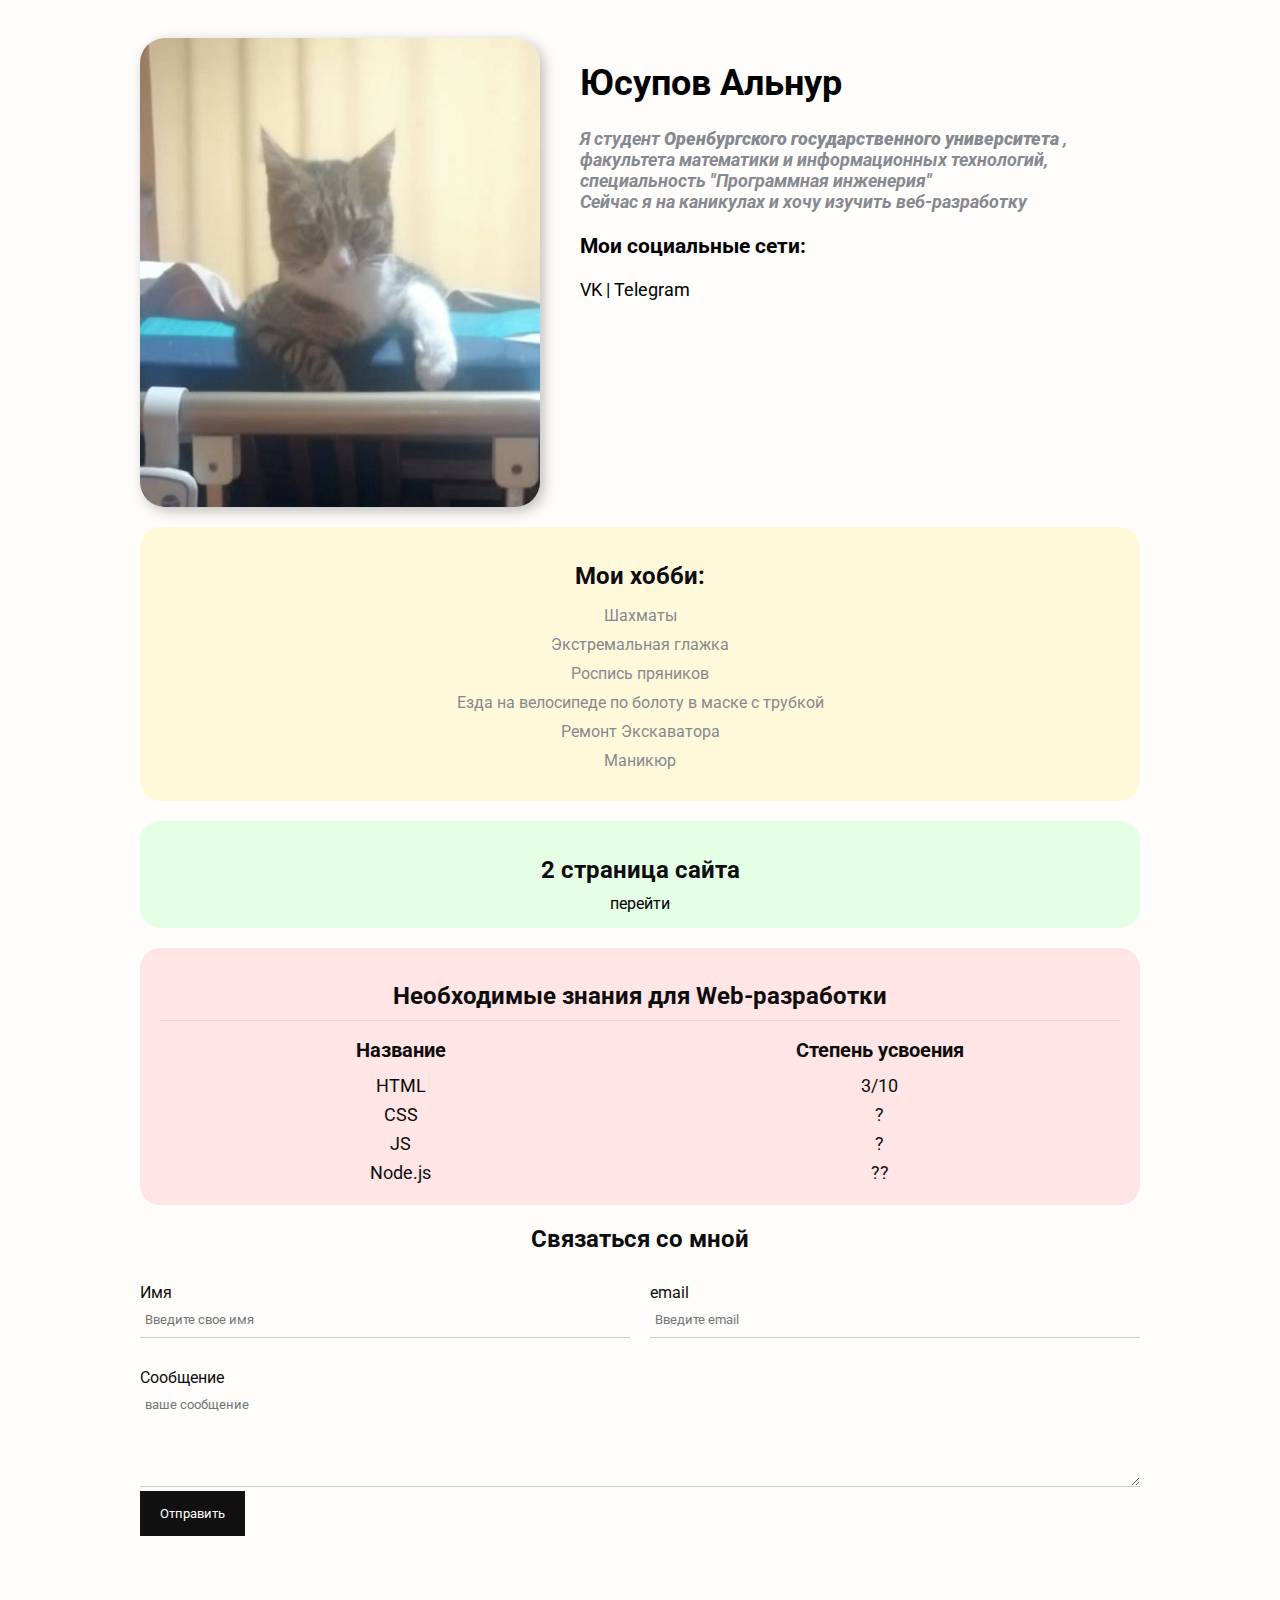
<file: index.html>
<!DOCTYPE html>
<html>
<head>
    <meta charset="UTF-8" />
    <title>Alnur CV</title>
    <link href="styles.css" rel="stylesheet"/>
</head>
<body>
    <div class="container">
        <div class="info">
            <img src="photo_2023-02-02_23-07-34.jpg" alt="Моя фотка"  class="ava">
            
            <div class="info-text">
            <h1>Юсупов Альнур</h1>
            <p>  Я студент <strong>Оренбургского государственного университета</strong> ,
            факультета математики и информационных технологий, 
            специальность "Программная инженерия" </p>
            <p>Сейчас я на каникулах и хочу изучить веб-разработку</p>
            <h3>Мои социальные сети: </h3>
            <a href="https://vk.com/id528644092" target="_blank" >VK</a>  
           |
            <a href="https://t.me//Alnur_Yusupov" target="_blank">Telegram</a>
            </div>       
        </div>    
        <div class="card bg-yellow"> 
            <h2>Мои хобби: </h2>
            <ol class="list" >
                <li>Шахматы</li>
                <li>Экстремальная глажка</li>
                <li>Роспись пряников</li>
                <li>Езда на велосипеде по болоту в маске с трубкой</li>
                <li>Ремонт Экскаватора</li>
                <li>Маникюр</li>
            </ol>
        </div>          
            <div class="card bg-green">
            <h2>2 страница сайта</h2>
            <a href="page2.html" target="_blank">перейти</a>           
        </div>
        <div class="card bg-red"> 
            <h2>Необходимые знания для Web-разработки</h2>
            <table class="table" >
                <thead>
                    <tr>                     
                        <th> Название</th>
                        <th> Степень усвоения</th>
                    </tr>  
                </thead>
                <tbody >
                    <tr>
                        <td>HTML</td>
                        <td>3/10</td>
                    </tr>
                    <tr> 
                        
                        <td>CSS</td>
                        <td>?</td>
                    </tr>
                    <tr>
                        
                        <td>JS</td>
                        <td>?</td>
                    </tr>
                    <tr>
                        
                        <td>Node.js</td>
                        <td>??</td>
                    </tr>
                </tbody>
            </table>
        </div>
        <div class="contact"> 
            <h2>Связаться со мной</h2>
            <form action="/page2.html">
                <div class="row">
                    <div class="form-group">                     
                        <label   label for="name"> Имя </label>
                        <input type="text" id="name" placeholder="Введите свое имя">                     
                    </div>               
                    <div class="form-group">
                        <label for="email"> email </label>         
                        <input type="text" id="email" placeholder="Введите email">
                    </div>
                </div>
                <div class="form-group">            
                    <label for="text">Cообщение</label>           
                    <textarea class="message" id="text" cols="2" rows="15" placeholder="ваше сообщение"></textarea>
                </div>
                <input class="btn" type="submit" value="Отправить">                        
            </form>
            <div class="position">
                <div class="box"></div>
            </div>
        </div>
        
</div>

<div style="margin-bottom: 500px;"></div>
</body>
</html>
</file>
<file: styles.css>
@import url("https://fonts.googleapis.com/css2?family=Roboto&display=swap");

/* *
{
    padding: 0;
    margin: 0;
} */
body {
  background-color: #fffafaaf;
  color: #0e0d0d;
  /* font-size: 16px;
    font-weight: normal; */
  /* font-family: 'Trebuchet MS', 'Lucida Sans Unicode', 'Lucida Grande', 'Lucida Sans', Arial, sans-serif; */
  /* font-family: 'Roboto', sans-serif;  */
  font: normal 16px "Roboto", sans-serif;
}
a 
{
  color: black;
  text-decoration: none;
}
.info 
{
  margin-bottom: 500px;
}
.info-text h4
{
  margin-bottom: 200px;
}
.container{
  padding-top: 30px;
}
.info p
{
  color: #86898f;
  font-style: italic;
  font-weight: bold;
}

a:hover 
{
  text-decoration: underline;
}
a:visited 
{
  color: green;
}
:active 
{
  color: blue;
}
.ava 
{
  width: 400px;
  border-radius: 25px;
  box-shadow: 4px 4px 14px rgba(0, 0, 0, 0.25);
}

.info {
  display: flex;
  margin-bottom: 20px;
  color: black;
}

@media(max-width: 750px)
{
  .info
  {
    display: block;
    text-align: center;
  }
}
.info p {
  color: #86898f;
  margin: 0;
  text-decoration: none;
}
.info-text
{
  font-size: 18px;
  margin-left: 40px;
}
.list li
{
   list-style-type: none;
}
/* .social
{
    background: green; */
/* padding: 15px; */

/* padding: 15px 40px;*/
/* 15 - верх и низ, 40 - лево право  */
/* padding-top: 15px;
    padding-right: 20px;
    padding-bottom: 25px;
    padding-left: 30px; */
/* padding: 15px 20px 25px 30px; */
/* по часовой стрелке */
/* margin: 5px;
    border: 5px solid red;
    border-bottom-style: dotted;
    border-top-width: 15px;
    border-right-color: blue; */
/* } */
.container {
  max-width: 1000px;
  margin: auto;
}
/* .box-model div
{
    float: left;
    background: #000;
    height: 200px;
    border: 4px solid red;
    width: 25%;
    box-sizing: border-box;
} */
.bg-yellow 
{
  background: #fff9dc;
}
.bg-green 
{
  background: #e5ffe7;
}
.bg-red
{
  background: #ffe5e5;
}
.card {
  text-align: center;
  padding: 15px 20px;
  margin-bottom: 20px;
  border-radius: 20px;
}
.card h2 {
  margin-bottom: 10px;
}
.list {
  padding: 0 20px;

  /* list-style: none; */
}
.list li 
{
  color: #86898f;
  margin-bottom: 10px;
  /* border-bottom: 1px solid grey; */
}
.table
{
  table-layout: fixed;
  width: 100%;
  text-align: center;
  border-top: 1px solid #0c0b0b11;
  /* border */
  border-collapse: separate;
  
}
thead tr th
{
  padding-top: 15px;
  text-align: center;
  font-size: 20px; 
}
tbody 
{
  text-align: center;
   
  font-size: 18px;
}
.table tr th
{
  padding-bottom: 10px;
}
/* tbody td:nth-child(1)
{
  border-right: 1px solid grey;
} */

.table td {
  padding-bottom: 5px;
}
.contact h2
{
    text-align: center;
}
.form-group label
{
  display: block;
  font-size: 14;
  padding-top: 10px;
}
.form-group input, 
.form-group textarea
{ 
  width: 100%;
  box-sizing: border-box;
  border: none;  
  background:  transparent;
  border-bottom: 1px solid #ccc;
  color: black;
  padding: 10px 5px 10px;
  outline: none;
  font-family: inherit;  
}
.row
{
  display: flex;
  margin-bottom: 20px;
}
.row>.form-group{
  width: 50%;
  margin-right: 20px;
}
.row>.form-group:last-child{
  margin-right: 0px;
}
.btn{
  background-color:#111;
  padding: 15px 20px;
  color: white;
  border: none;
  font-family: inherit;
  cursor: pointer;

}
.message{
  height: 100px;
}
.btn:hover
{
  opacity: 0.9;
}
/* .position
{
  position: relative;
  border: 4px solid black;
  margin-top: 40px;
  padding: 20px;
  height: 300px;
 
}
.box  
{
  position: fixed;
  /* bottom: 250px;
  left: 0px;; 
  top: 0;
  right: 0;
  bottom: 0;
  width: 100%;
  height: 50px;
  background: lightcoral;
} */
</file>
